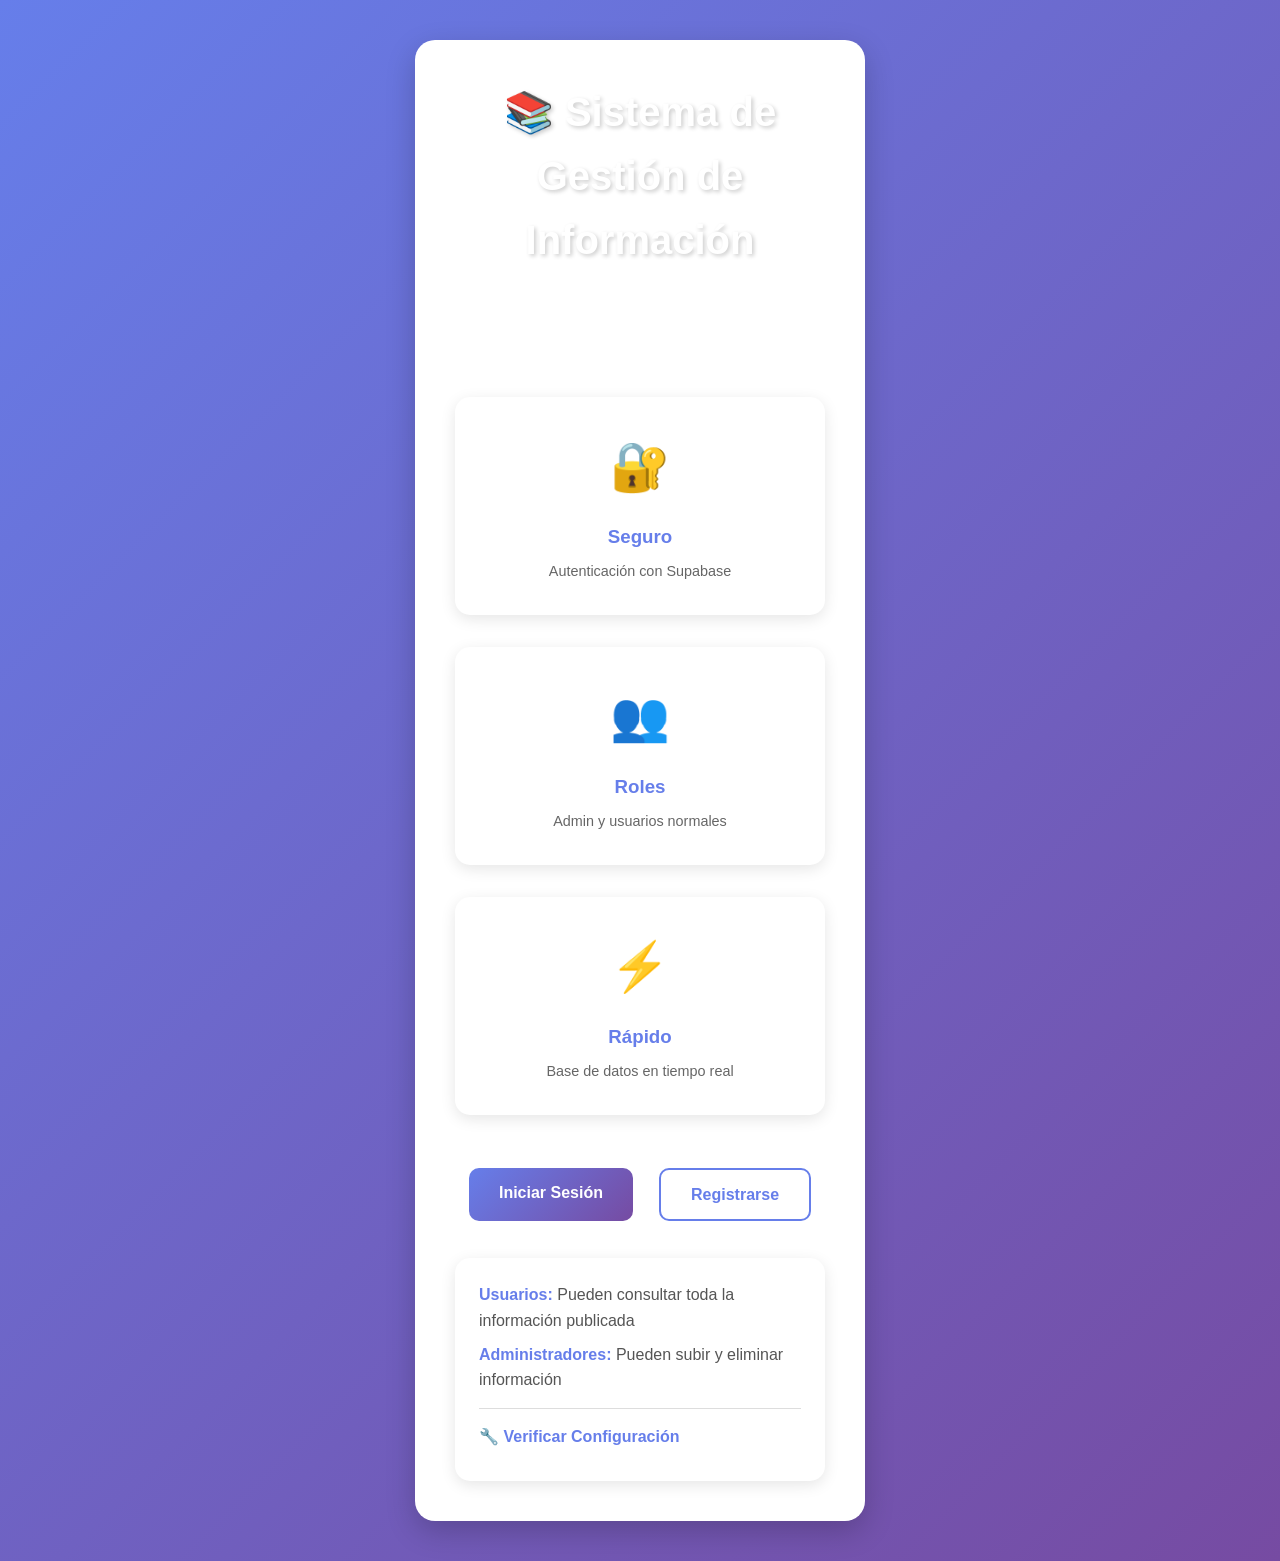
<file: index.html>
<!DOCTYPE html>
<html lang="es">
<head>
  <meta charset="UTF-8">
  <meta name="viewport" content="width=device-width, initial-scale=1.0">
  <title>Sistema de Gestión de Información</title>
  <link rel="stylesheet" href="style.css">
</head>
<body>
  <div class="landing-page">
    <div class="container landing-container">
      <div class="hero">
        <h1>📚 Sistema de Gestión de Información</h1>
        <p class="subtitle">Plataforma moderna para compartir y gestionar información</p>
        
        <div class="features">
          <div class="feature">
            <span class="feature-icon">🔐</span>
            <h3>Seguro</h3>
            <p>Autenticación con Supabase</p>
          </div>
          <div class="feature">
            <span class="feature-icon">👥</span>
            <h3>Roles</h3>
            <p>Admin y usuarios normales</p>
          </div>
          <div class="feature">
            <span class="feature-icon">⚡</span>
            <h3>Rápido</h3>
            <p>Base de datos en tiempo real</p>
          </div>
        </div>

        <div class="cta-buttons">
          <a href="login.html" class="btn btn-primary">Iniciar Sesión</a>
          <a href="register.html" class="btn btn-secondary">Registrarse</a>
        </div>

        <div class="info-box">
          <p><strong>Usuarios:</strong> Pueden consultar toda la información publicada</p>
          <p><strong>Administradores:</strong> Pueden subir y eliminar información</p>
          <p style="margin-top: 15px; padding-top: 15px; border-top: 1px solid #ddd;">
            <a href="test-connection.html" style="color: #667eea; font-weight: 600;">
              🔧 Verificar Configuración
            </a>
          </p>
        </div>
      </div>
    </div>
  </div>
</body>
</html>
</file>
<file: style.css>
/* Reset y estilos base */
* {
  margin: 0;
  padding: 0;
  box-sizing: border-box;
}

body {
  font-family: 'Segoe UI', Tahoma, Geneva, Verdana, sans-serif;
  background: linear-gradient(135deg, #667eea 0%, #764ba2 100%);
  min-height: 100vh;
  color: #333;
  line-height: 1.6;
}

/* Landing Page */
.landing-page {
  display: flex;
  justify-content: center;
  align-items: center;
  min-height: 100vh;
  padding: 20px;
}

.landing-container {
  max-width: 900px;
  width: 100%;
}

.hero {
  text-align: center;
}

.hero h1 {
  font-size: 2.5rem;
  color: white;
  margin-bottom: 1rem;
  text-shadow: 2px 2px 4px rgba(0,0,0,0.2);
}

.subtitle {
  font-size: 1.2rem;
  color: rgba(255, 255, 255, 0.9);
  margin-bottom: 3rem;
}

/* Features */
.features {
  display: grid;
  grid-template-columns: repeat(auto-fit, minmax(200px, 1fr));
  gap: 2rem;
  margin-bottom: 3rem;
}

.feature {
  background: white;
  padding: 2rem;
  border-radius: 15px;
  box-shadow: 0 4px 15px rgba(0,0,0,0.1);
  transition: transform 0.3s ease;
}

.feature:hover {
  transform: translateY(-5px);
}

.feature-icon {
  font-size: 3rem;
  display: block;
  margin-bottom: 1rem;
}

.feature h3 {
  color: #667eea;
  margin-bottom: 0.5rem;
}

.feature p {
  color: #666;
  font-size: 0.9rem;
}

/* Container genérico */
.container {
  background-color: white;
  padding: 40px;
  border-radius: 20px;
  box-shadow: 0 10px 30px rgba(0,0,0,0.2);
  max-width: 450px;
  width: 100%;
  margin: 20px auto;
}

/* Formularios */
.form-container {
  display: flex;
  justify-content: center;
  align-items: center;
  min-height: 100vh;
  padding: 20px;
}

h1, h2 {
  color: #333;
  margin-bottom: 1.5rem;
  text-align: center;
}

.form-group {
  margin-bottom: 1.5rem;
}

label {
  display: block;
  margin-bottom: 0.5rem;
  color: #555;
  font-weight: 500;
}

input[type="text"],
input[type="email"],
input[type="password"],
textarea,
select {
  width: 100%;
  padding: 12px;
  border: 2px solid #e1e8ed;
  border-radius: 10px;
  font-size: 1rem;
  transition: border-color 0.3s ease;
  font-family: inherit;
}

input:focus,
textarea:focus,
select:focus {
  outline: none;
  border-color: #667eea;
}

textarea {
  min-height: 120px;
  resize: vertical;
}

/* Botones */
.btn {
  display: inline-block;
  padding: 12px 30px;
  border: none;
  border-radius: 10px;
  font-size: 1rem;
  font-weight: 600;
  cursor: pointer;
  text-decoration: none;
  transition: all 0.3s ease;
  text-align: center;
  margin: 5px;
}

.btn-primary {
  background: linear-gradient(135deg, #667eea 0%, #764ba2 100%);
  color: white;
}

.btn-primary:hover {
  transform: translateY(-2px);
  box-shadow: 0 5px 15px rgba(102, 126, 234, 0.4);
}

.btn-secondary {
  background: white;
  color: #667eea;
  border: 2px solid #667eea;
}

.btn-secondary:hover {
  background: #667eea;
  color: white;
}

.btn-danger {
  background: #e74c3c;
  color: white;
}

.btn-danger:hover {
  background: #c0392b;
}

.btn-success {
  background: #2ecc71;
  color: white;
}

.btn-success:hover {
  background: #27ae60;
}

.btn-logout {
  background: #e74c3c;
  color: white;
  padding: 8px 16px;
  font-size: 0.9rem;
}

button[type="submit"] {
  width: 100%;
  background: linear-gradient(135deg, #667eea 0%, #764ba2 100%);
  color: white;
  padding: 12px;
  border: none;
  border-radius: 10px;
  font-size: 1rem;
  font-weight: 600;
  cursor: pointer;
  transition: all 0.3s ease;
}

button[type="submit"]:hover {
  transform: translateY(-2px);
  box-shadow: 0 5px 15px rgba(102, 126, 234, 0.4);
}

/* CTA Buttons */
.cta-buttons {
  display: flex;
  justify-content: center;
  gap: 1rem;
  margin-bottom: 2rem;
  flex-wrap: wrap;
}

/* Info Box */
.info-box {
  background: white;
  padding: 1.5rem;
  border-radius: 15px;
  box-shadow: 0 4px 15px rgba(0,0,0,0.1);
  text-align: left;
  max-width: 600px;
  margin: 0 auto;
}

.info-box p {
  margin-bottom: 0.5rem;
  color: #555;
}

.info-box strong {
  color: #667eea;
}

/* Dashboard */
.dashboard {
  max-width: 1200px;
  margin: 0 auto;
  padding: 20px;
}

.dashboard-header {
  background: white;
  padding: 20px;
  border-radius: 15px;
  box-shadow: 0 4px 15px rgba(0,0,0,0.1);
  margin-bottom: 30px;
  display: flex;
  justify-content: space-between;
  align-items: center;
  flex-wrap: wrap;
  gap: 1rem;
}

.dashboard-header h1 {
  margin: 0;
  text-align: left;
}

#userInfo {
  display: flex;
  align-items: center;
  gap: 1rem;
  flex-wrap: wrap;
}

#userInfo span {
  color: #666;
  font-weight: 500;
}

/* Navigation */
.nav-links {
  display: flex;
  gap: 1rem;
  margin-top: 1rem;
  flex-wrap: wrap;
}

/* Information Cards */
.information-grid {
  display: grid;
  grid-template-columns: repeat(auto-fill, minmax(300px, 1fr));
  gap: 20px;
  margin-top: 20px;
}

.info-card {
  background: white;
  padding: 20px;
  border-radius: 15px;
  box-shadow: 0 4px 15px rgba(0,0,0,0.1);
  transition: transform 0.3s ease;
}

.info-card:hover {
  transform: translateY(-5px);
}

.info-card h3 {
  color: #667eea;
  margin-bottom: 1rem;
}

.info-card p {
  color: #666;
  line-height: 1.6;
  margin-bottom: 1rem;
}

.info-card-date {
  font-size: 0.85rem;
  color: #999;
  margin-bottom: 1rem;
}

.info-card-actions {
  display: flex;
  gap: 0.5rem;
  margin-top: 1rem;
}

/* Admin Section */
.admin-form {
  background: white;
  padding: 30px;
  border-radius: 15px;
  box-shadow: 0 4px 15px rgba(0,0,0,0.1);
  margin-bottom: 30px;
}

/* Alerts y mensajes */
.alert {
  padding: 15px;
  border-radius: 10px;
  margin-bottom: 20px;
  font-weight: 500;
}

.alert-success {
  background: #d4edda;
  color: #155724;
  border: 1px solid #c3e6cb;
}

.alert-error {
  background: #f8d7da;
  color: #721c24;
  border: 1px solid #f5c6cb;
}

.alert-info {
  background: #d1ecf1;
  color: #0c5460;
  border: 1px solid #bee5eb;
}

/* Loading */
.loading {
  text-align: center;
  padding: 40px;
  color: white;
  font-size: 1.2rem;
}

/* Empty State */
.empty-state {
  text-align: center;
  padding: 60px 20px;
  background: white;
  border-radius: 15px;
  box-shadow: 0 4px 15px rgba(0,0,0,0.1);
}

.empty-state h3 {
  color: #667eea;
  margin-bottom: 1rem;
}

.empty-state p {
  color: #666;
}

/* Links */
a {
  color: #667eea;
  text-decoration: none;
  transition: color 0.3s ease;
}

a:hover {
  color: #764ba2;
}

.text-center {
  text-align: center;
  margin-top: 1rem;
}

/* Responsive */
@media (max-width: 768px) {
  .hero h1 {
    font-size: 2rem;
  }

  .subtitle {
    font-size: 1rem;
  }

  .features {
    grid-template-columns: 1fr;
  }

  .container {
    padding: 25px;
  }

  .dashboard-header {
    flex-direction: column;
    align-items: flex-start;
  }

  .information-grid {
    grid-template-columns: 1fr;
  }

  .cta-buttons {
    flex-direction: column;
  }

  .btn {
    width: 100%;
  }
}
</file>
